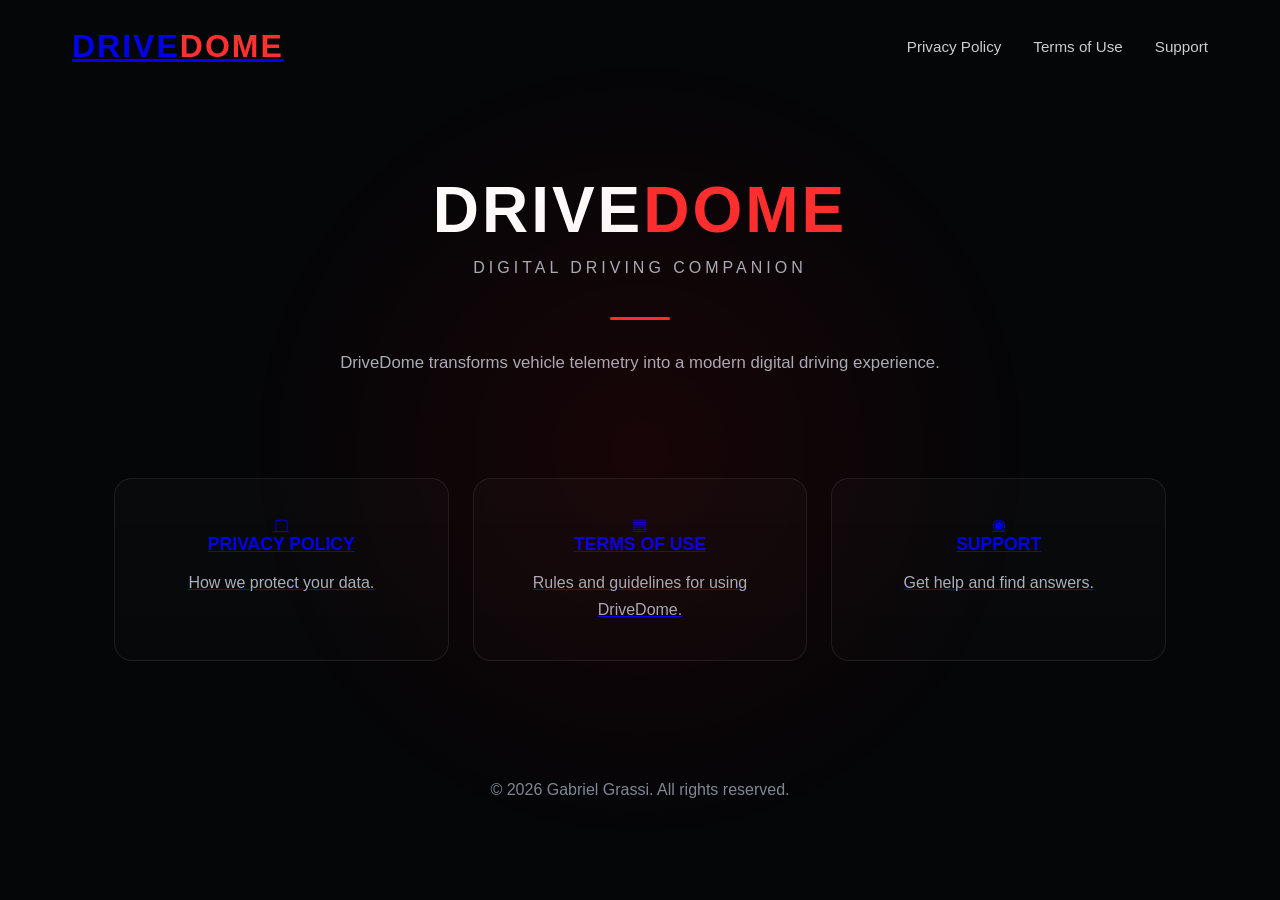
<file: index.html>
<!DOCTYPE html>
<html lang="en">
<head>
  <meta charset="UTF-8" />
  <meta name="viewport" content="width=device-width, initial-scale=1.0" />
  <title>DriveDome</title>
  <link rel="stylesheet" href="style.css" />
  <link rel="icon" type="image/png" href="favicon.png" />
</head>
<body>

  <nav class="navbar">
    <a class="logo" href="index.html">DRIVE<span>DOME</span></a>

    <div class="nav-links">
      <a href="privacy.html">Privacy Policy</a>
      <a href="terms.html">Terms of Use</a>
      <a href="support.html">Support</a>
    </div>
  </nav>

  <main>
    <section class="hero">
      <h1>DRIVE<span>DOME</span></h1>
      <p class="tagline">DIGITAL DRIVING COMPANION</p>
      <div class="red-line"></div>

      <p class="description">
        DriveDome transforms vehicle telemetry into a modern digital driving experience.
      </p>
    </section>

    <section class="card-grid">
      <a class="card" href="privacy.html">
        <div class="card-icon">▢</div>
        <h3>PRIVACY POLICY</h3>
        <p>How we protect your data.</p>
      </a>

      <a class="card" href="terms.html">
        <div class="card-icon">▤</div>
        <h3>TERMS OF USE</h3>
        <p>Rules and guidelines for using DriveDome.</p>
      </a>

      <a class="card" href="support.html">
        <div class="card-icon">◉</div>
        <h3>SUPPORT</h3>
        <p>Get help and find answers.</p>
      </a>
    </section>
  </main>

  <footer class="footer">
    © 2026 Gabriel Grassi. All rights reserved.
  </footer>

</body>
</html>
</file>
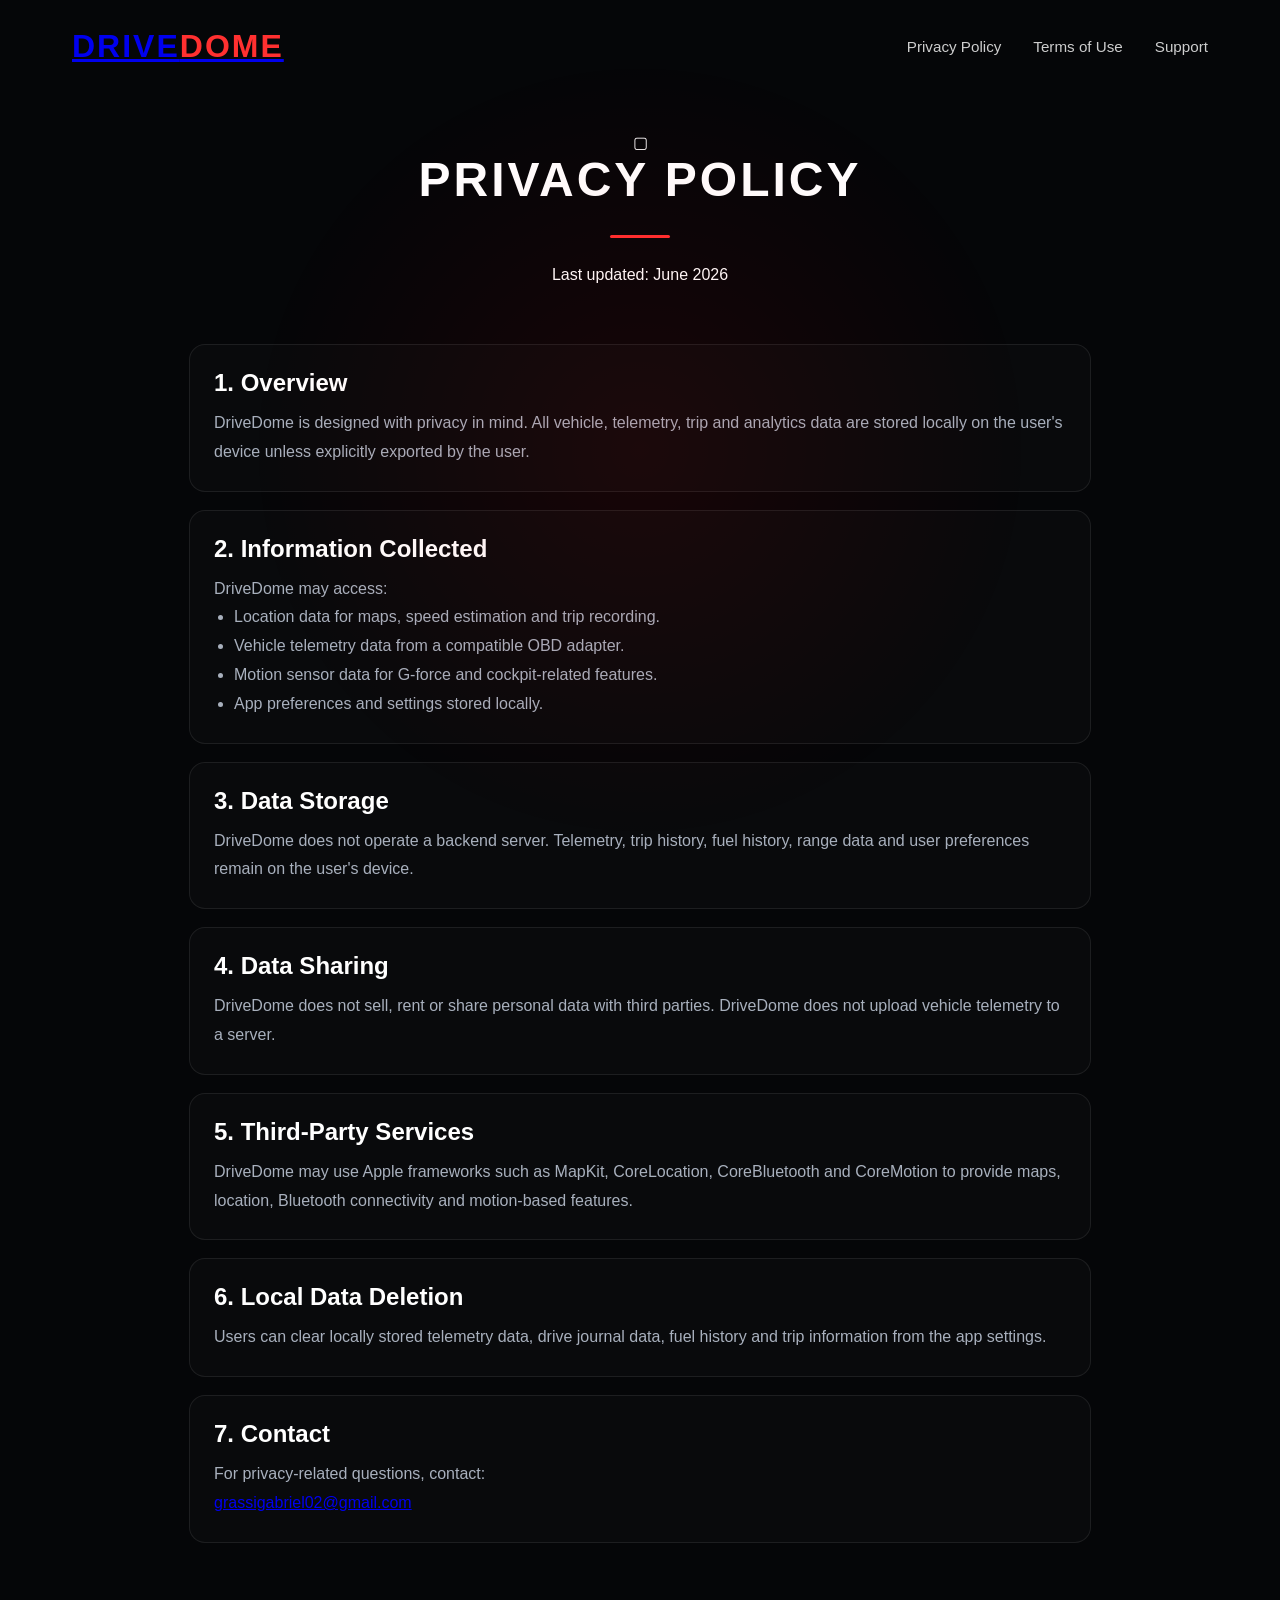
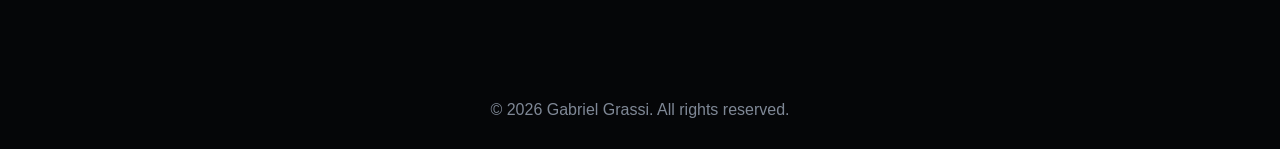
<file: privacy.html>
<!DOCTYPE html>
<html lang="en">
<head>
  <meta charset="UTF-8" />
  <meta name="viewport" content="width=device-width, initial-scale=1.0" />
  <title>DriveDome Privacy Policy</title>
  <link rel="stylesheet" href="style.css" />
  <link rel="icon" type="image/png" href="favicon.png" />
</head>
<body>

  <nav class="navbar">
    <a class="logo" href="index.html">DRIVE<span>DOME</span></a>

    <div class="nav-links">
      <a class="active" href="privacy.html">Privacy Policy</a>
      <a href="terms.html">Terms of Use</a>
      <a href="support.html">Support</a>
    </div>
  </nav>

  <main class="page">
    <header class="page-header">
      <div class="page-icon">▢</div>
      <h1>PRIVACY POLICY</h1>
      <div class="red-line"></div>
      <p>Last updated: June 2026</p>
    </header>

    <section class="page-section">
      <h2>1. Overview</h2>
      <p>
        DriveDome is designed with privacy in mind. All vehicle, telemetry,
        trip and analytics data are stored locally on the user's device unless
        explicitly exported by the user.
      </p>
    </section>

    <section class="page-section">
      <h2>2. Information Collected</h2>
      <p>DriveDome may access:</p>
      <ul>
        <li>Location data for maps, speed estimation and trip recording.</li>
        <li>Vehicle telemetry data from a compatible OBD adapter.</li>
        <li>Motion sensor data for G-force and cockpit-related features.</li>
        <li>App preferences and settings stored locally.</li>
      </ul>
    </section>

    <section class="page-section">
      <h2>3. Data Storage</h2>
      <p>
        DriveDome does not operate a backend server. Telemetry, trip history,
        fuel history, range data and user preferences remain on the user's device.
      </p>
    </section>

    <section class="page-section">
      <h2>4. Data Sharing</h2>
      <p>
        DriveDome does not sell, rent or share personal data with third parties.
        DriveDome does not upload vehicle telemetry to a server.
      </p>
    </section>

    <section class="page-section">
      <h2>5. Third-Party Services</h2>
      <p>
        DriveDome may use Apple frameworks such as MapKit, CoreLocation,
        CoreBluetooth and CoreMotion to provide maps, location, Bluetooth
        connectivity and motion-based features.
      </p>
    </section>

    <section class="page-section">
      <h2>6. Local Data Deletion</h2>
      <p>
        Users can clear locally stored telemetry data, drive journal data,
        fuel history and trip information from the app settings.
      </p>
    </section>

    <section class="page-section">
      <h2>7. Contact</h2>
      <p>
        For privacy-related questions, contact:
        <br />
        <a href="mailto:grassigabriel02@gmail.com">grassigabriel02@gmail.com</a>
      </p>
    </section>
  </main>

  <footer class="footer">
    © 2026 Gabriel Grassi. All rights reserved.
  </footer>

</body>
</html>
</file>
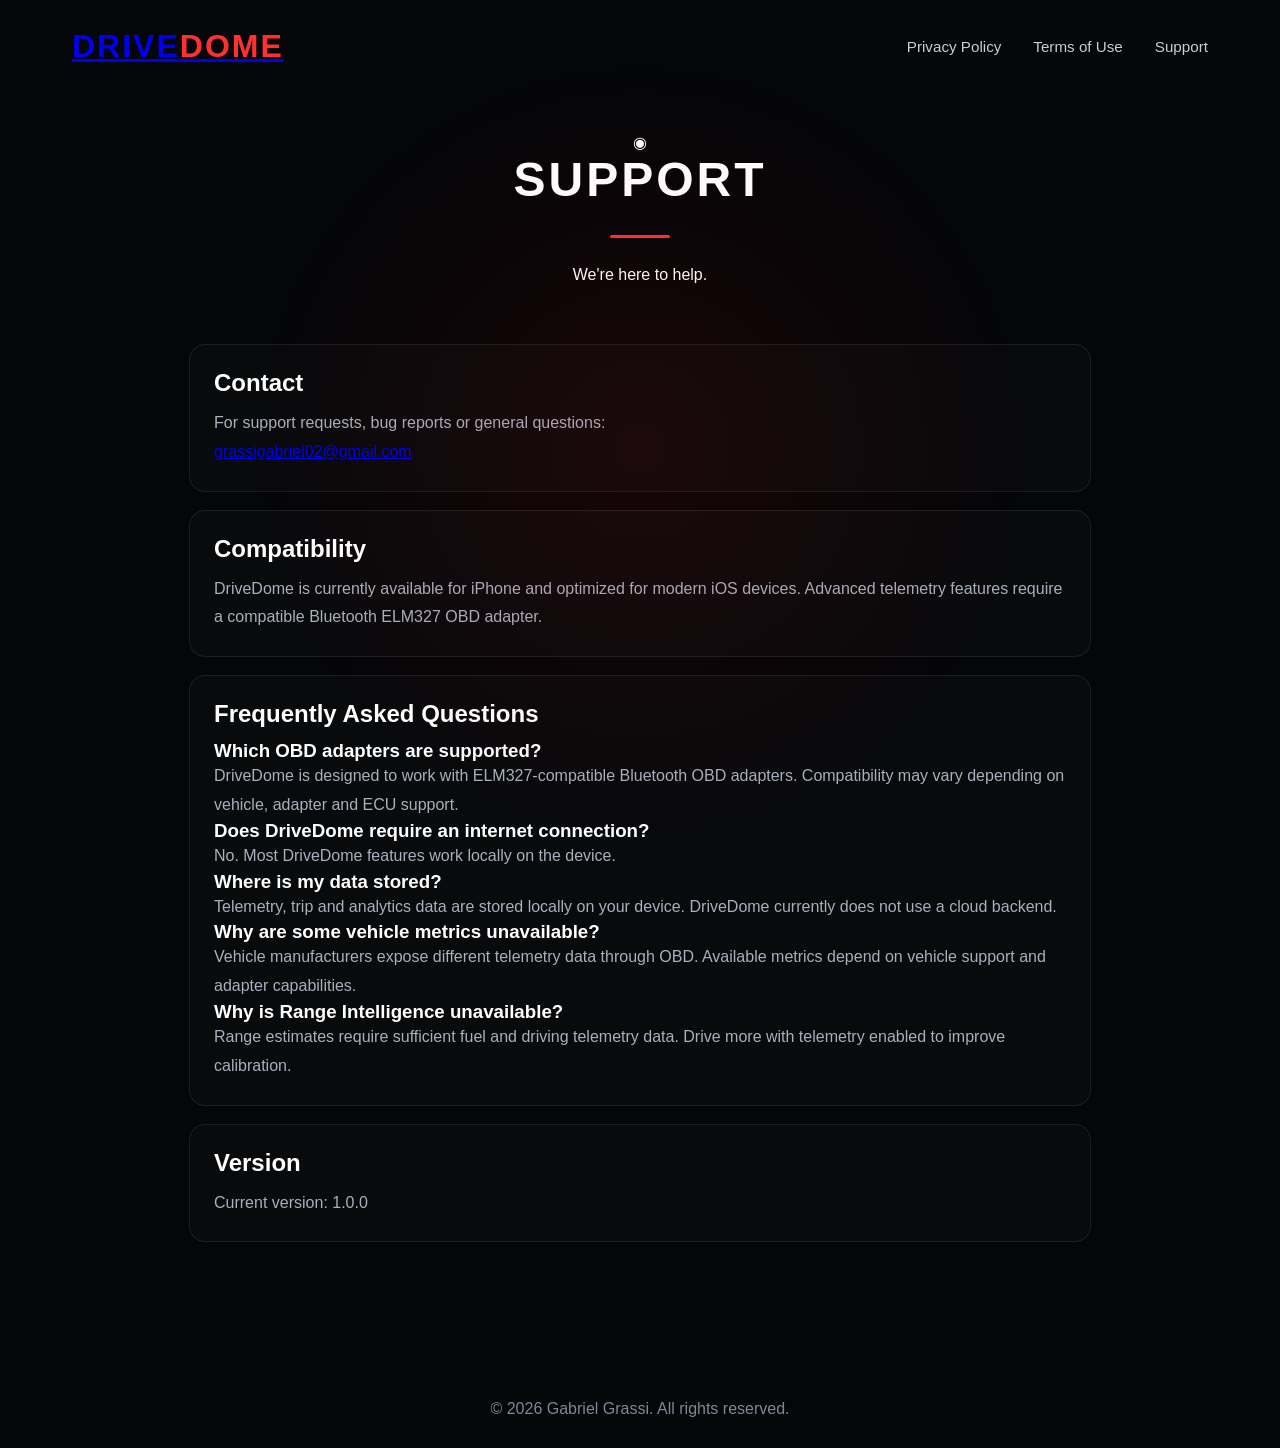
<file: support.html>
<!DOCTYPE html>
<html lang="en">
<head>
  <meta charset="UTF-8" />
  <meta name="viewport" content="width=device-width, initial-scale=1.0" />
  <title>DriveDome Support</title>
  <link rel="stylesheet" href="style.css" />
  <link rel="icon" type="image/png" href="favicon.png" />
</head>
<body>

  <nav class="navbar">
    <a class="logo" href="index.html">DRIVE<span>DOME</span></a>

    <div class="nav-links">
      <a href="privacy.html">Privacy Policy</a>
      <a href="terms.html">Terms of Use</a>
      <a class="active" href="support.html">Support</a>
    </div>
  </nav>

  <main class="page">
    <header class="page-header">
      <div class="page-icon">◉</div>
      <h1>SUPPORT</h1>
      <div class="red-line"></div>
      <p>We're here to help.</p>
    </header>

    <section class="support-grid">
      <div class="page-section">
        <h2>Contact</h2>
        <p>
          For support requests, bug reports or general questions:
        </p>
        <p>
          <a href="mailto:grassigabriel02@gmail.com">grassigabriel02@gmail.com</a>
        </p>
      </div>

      <div class="page-section">
        <h2>Compatibility</h2>
        <p>
          DriveDome is currently available for iPhone and optimized for modern iOS devices.
          Advanced telemetry features require a compatible Bluetooth ELM327 OBD adapter.
        </p>
      </div>
    </section>

    <section class="page-section">
      <h2>Frequently Asked Questions</h2>

      <h3>Which OBD adapters are supported?</h3>
      <p>
        DriveDome is designed to work with ELM327-compatible Bluetooth OBD adapters.
        Compatibility may vary depending on vehicle, adapter and ECU support.
      </p>

      <h3>Does DriveDome require an internet connection?</h3>
      <p>
        No. Most DriveDome features work locally on the device.
      </p>

      <h3>Where is my data stored?</h3>
      <p>
        Telemetry, trip and analytics data are stored locally on your device.
        DriveDome currently does not use a cloud backend.
      </p>

      <h3>Why are some vehicle metrics unavailable?</h3>
      <p>
        Vehicle manufacturers expose different telemetry data through OBD.
        Available metrics depend on vehicle support and adapter capabilities.
      </p>

      <h3>Why is Range Intelligence unavailable?</h3>
      <p>
        Range estimates require sufficient fuel and driving telemetry data.
        Drive more with telemetry enabled to improve calibration.
      </p>
    </section>

    <section class="page-section">
      <h2>Version</h2>
      <p>Current version: 1.0.0</p>
    </section>
  </main>

  <footer class="footer">
    © 2026 Gabriel Grassi. All rights reserved.
  </footer>

</body>
</html>
</file>
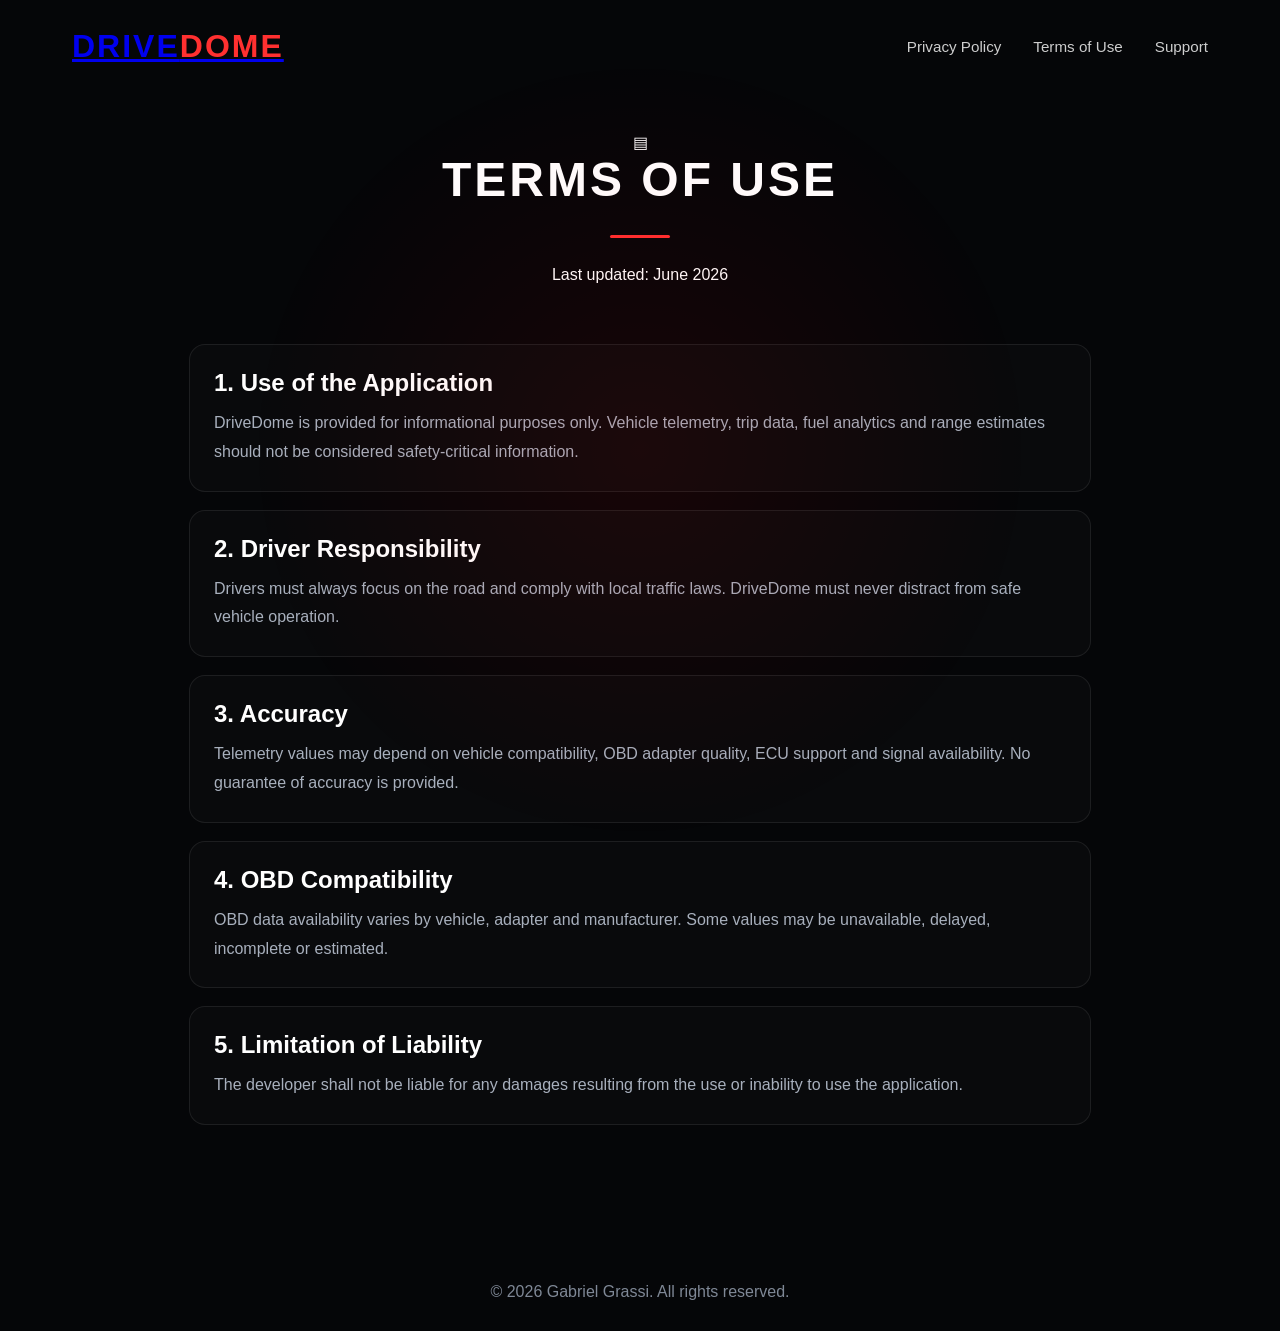
<file: terms.html>
<!DOCTYPE html>
<html lang="en">
<head>
  <meta charset="UTF-8" />
  <meta name="viewport" content="width=device-width, initial-scale=1.0" />
  <title>DriveDome Terms of Use</title>
  <link rel="stylesheet" href="style.css" />
  <link rel="icon" type="image/png" href="favicon.png" />
</head>
<body>

  <nav class="navbar">
    <a class="logo" href="index.html">DRIVE<span>DOME</span></a>

    <div class="nav-links">
      <a href="privacy.html">Privacy Policy</a>
      <a class="active" href="terms.html">Terms of Use</a>
      <a href="support.html">Support</a>
    </div>
  </nav>

  <main class="page">
    <header class="page-header">
      <div class="page-icon">▤</div>
      <h1>TERMS OF USE</h1>
      <div class="red-line"></div>
      <p>Last updated: June 2026</p>
    </header>

    <section class="page-section">
      <h2>1. Use of the Application</h2>
      <p>
        DriveDome is provided for informational purposes only. Vehicle telemetry,
        trip data, fuel analytics and range estimates should not be considered
        safety-critical information.
      </p>
    </section>

    <section class="page-section">
      <h2>2. Driver Responsibility</h2>
      <p>
        Drivers must always focus on the road and comply with local traffic laws.
        DriveDome must never distract from safe vehicle operation.
      </p>
    </section>

    <section class="page-section">
      <h2>3. Accuracy</h2>
      <p>
        Telemetry values may depend on vehicle compatibility, OBD adapter quality,
        ECU support and signal availability. No guarantee of accuracy is provided.
      </p>
    </section>

    <section class="page-section">
      <h2>4. OBD Compatibility</h2>
      <p>
        OBD data availability varies by vehicle, adapter and manufacturer.
        Some values may be unavailable, delayed, incomplete or estimated.
      </p>
    </section>

    <section class="page-section">
      <h2>5. Limitation of Liability</h2>
      <p>
        The developer shall not be liable for any damages resulting from the use
        or inability to use the application.
      </p>
    </section>
  </main>

  <footer class="footer">
    © 2026 Gabriel Grassi. All rights reserved.
  </footer>

</body>
</html>
</file>
<file: style.css>
* {
    margin: 0;
    padding: 0;
    box-sizing: border-box;
}

:root {
    --bg: #050608;
    --surface: #0f1116;
    --surface-hover: #151922;
    --border: rgba(255,255,255,0.08);

    --text: #ffffff;
    --secondary: #a8b0bd;

    --red: #ff3030;
    --red-soft: rgba(255,48,48,0.15);
}

body {
    background: var(--bg);
    color: var(--text);
    font-family: -apple-system, BlinkMacSystemFont, "SF Pro Display", sans-serif;
    min-height: 100vh;
}

/* subtle background glow */

body::before {
    content: "";
    position: fixed;
    inset: 0;
    pointer-events: none;

    background:
        radial-gradient(circle at center,
            rgba(255,0,0,0.08),
            transparent 50%);
}

/* navigation */

.navbar {
    max-width: 1200px;
    margin: auto;

    display: flex;
    justify-content: space-between;
    align-items: center;

    padding: 28px 32px;
}

.logo {
    font-size: 2rem;
    font-weight: 700;
    letter-spacing: 2px;
}

.logo span {
    color: var(--red);
}

.nav-links {
    display: flex;
    gap: 32px;
}

.nav-links a {
    color: white;
    text-decoration: none;
    font-size: 0.95rem;
    opacity: 0.8;
    transition: 0.2s;
}

.nav-links a:hover {
    opacity: 1;
    color: var(--red);
}

/* hero */

.hero {
    text-align: center;
    max-width: 900px;
    margin: auto;

    padding: 80px 24px 40px;
}

.hero h1 {
    font-size: 4rem;
    letter-spacing: 3px;
    margin-bottom: 12px;
}

.hero h1 span {
    color: var(--red);
}

.hero .tagline {
    color: var(--secondary);
    letter-spacing: 4px;
    text-transform: uppercase;
    margin-bottom: 40px;
}

.hero .description {
    color: var(--secondary);
    font-size: 1.05rem;
    line-height: 1.8;
}

/* divider */

.red-line {
    width: 60px;
    height: 3px;
    background: var(--red);
    margin: 28px auto;
    border-radius: 999px;
}

/* cards */

.card-grid {
    max-width: 1100px;
    margin: 60px auto;

    display: grid;
    grid-template-columns: repeat(auto-fit,minmax(260px,1fr));
    gap: 24px;

    padding: 0 24px;
}

.card {
    background: linear-gradient(
        180deg,
        rgba(255,255,255,0.02),
        rgba(255,255,255,0.01)
    );

    border: 1px solid var(--border);
    border-radius: 18px;

    padding: 36px 28px;

    text-align: center;

    transition: 0.25s ease;
}

.card:hover {
    transform: translateY(-4px);

    border-color: rgba(255,48,48,0.3);

    box-shadow:
        0 0 25px rgba(255,48,48,0.12);
}

.card h3 {
    margin-bottom: 14px;
    font-size: 1.1rem;
}

.card p {
    color: var(--secondary);
    line-height: 1.7;
}

.card a {
    color: white;
    text-decoration: none;
}

/* content pages */

.page {
    max-width: 950px;
    margin: auto;
    padding: 40px 24px 80px;
}

.page-header {
    text-align: center;
    margin-bottom: 60px;
}

.page-header h1 {
    font-size: 3rem;
    letter-spacing: 3px;
}

.page-section {
    background: rgba(255,255,255,0.02);

    border: 1px solid var(--border);

    border-radius: 16px;

    padding: 24px;

    margin-bottom: 18px;
}

.page-section h2 {
    color: white;
    margin-bottom: 12px;
}

.page-section p,
.page-section li {
    color: var(--secondary);
    line-height: 1.8;
}

.page-section ul {
    padding-left: 20px;
}

/* footer */

.footer {
    text-align: center;
    color: #7f8896;

    padding: 60px 20px 30px;
}
</file>
